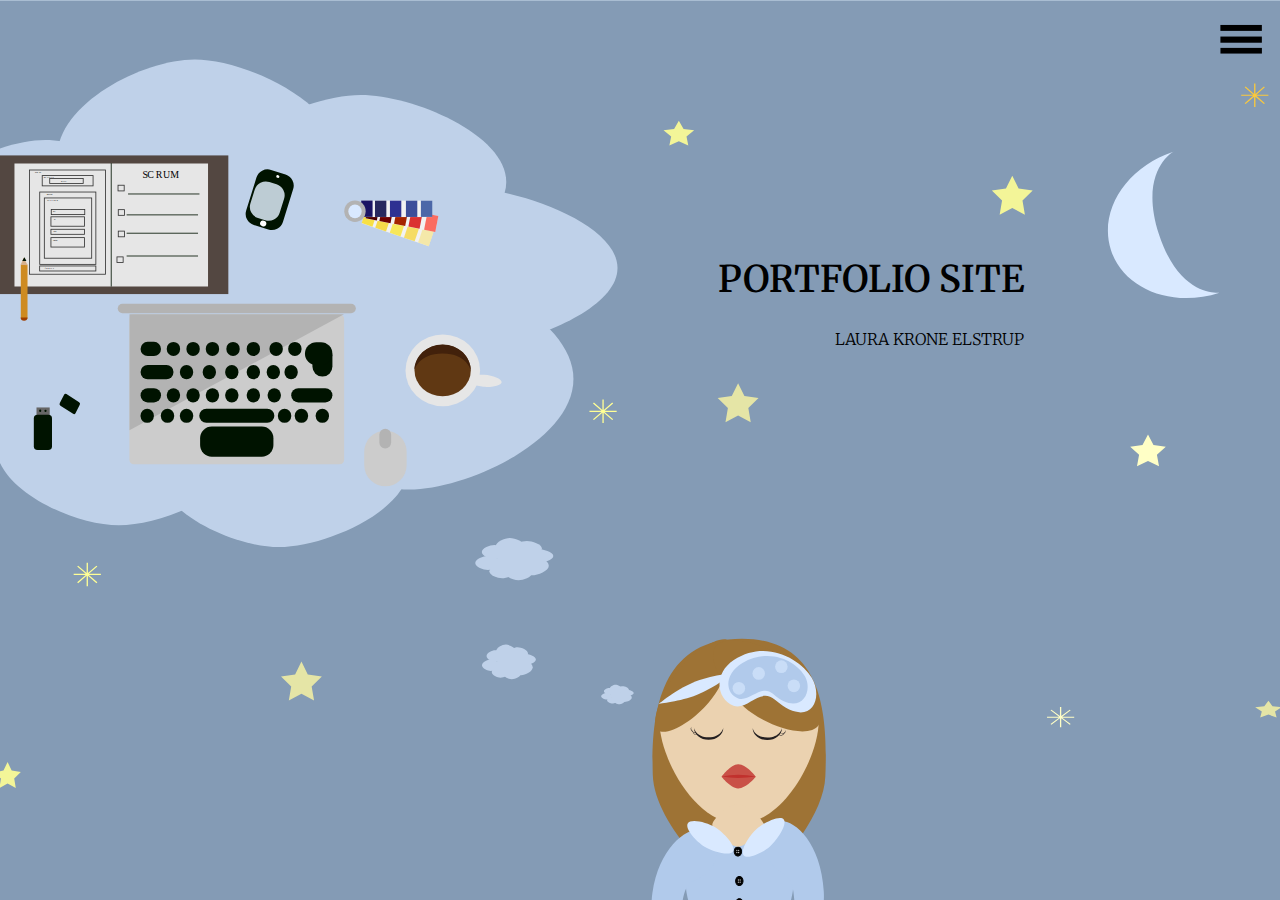
<file: index.html>
<!DOCTYPE html>
<html lang="da">
  <head>
    <meta charset="UTF-8" />
    <meta http-equiv="X-UA-Compatible" content="IE=edge" />
    <meta name="viewport" content="width=device-width, initial-scale=1.0" />
    <meta name="robots" content="noindex" />
    <link rel="stylesheet" href="mutual.css" />
    <link rel="stylesheet" href="index.css" />
    <link rel="preconnect" href="https://fonts.googleapis.com" />
    <link rel="preconnect" href="https://fonts.gstatic.com" crossorigin />
    <link
      href="https://fonts.googleapis.com/css2?family=Merriweather:wght@300;700&family=Road+Rage&display=swap"
      rel="stylesheet"
    />
    <link rel="icon" type="image/svg+xml" href="billeder/favikon.svg" />
    <!-- favikon -->
    <title>Portfolio eksamen</title>
  </head>
  <body>
    <header>
      <nav>
        <ul>
          <li><a href="index.html">FORSIDE</a></li>
          <li><a href="web.html">WEB</a></li>
          <li><a href="ux.html">UX</a></li>
          <li><a href="animation.html">ANIMATION</a></li>
          <li><a href="indhold.html">INDHOLD</a></li>
          <li><a href="ommig.html">OM MIG</a></li>
        </ul>
      </nav>

      <button class="toggle_knap p-2">
        <img class="knap kryds" src="./billeder/krydsmenu.svg" alt="kryds" />
        <img class="knap menu" src="./billeder/burgermenu.svg" alt="menu" />
      </button>
    </header>

    <section id="forside">
      <div class="w-100 h-100 p-6 s-p-3 s-text-align-center text-align-right">
        <h1>PORTFOLIO SITE</h1>
        <h4>LAURA KRONE ELSTRUP</h4>
      </div>
    </section>

    <script src="javascript.js"></script>
  </body>
</html>
</file>
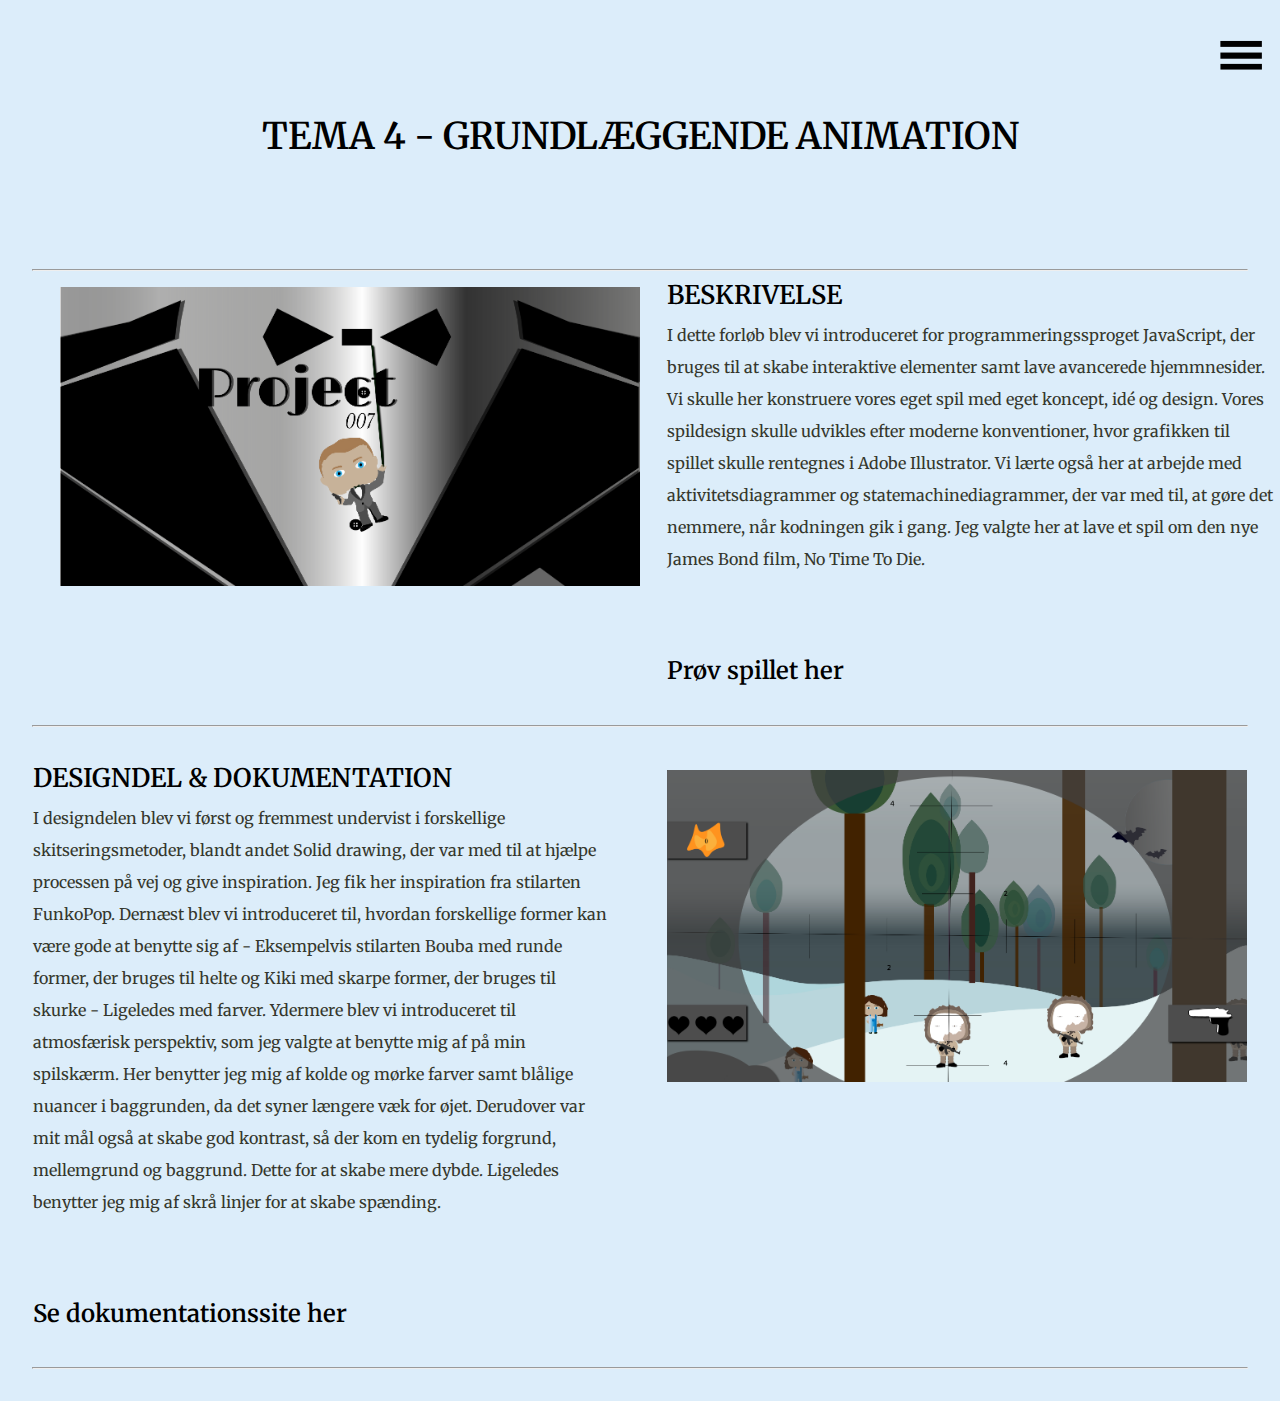
<file: animation.html>
<!DOCTYPE html>
<html lang="da">
  <head>
    <meta charset="UTF-8" />
    <meta http-equiv="X-UA-Compatible" content="IE=edge" />
    <meta name="viewport" content="width=device-width, initial-scale=1.0" />
    <meta name="robots" content="noindex" />
    <link rel="stylesheet" href="mutual.css" />
    <link rel="stylesheet" href="animation.css" />
    <link rel="icon" type="image/svg+xml" href="billeder/favikon.svg" />
    <link
      href="https://fonts.googleapis.com/css2?family=Merriweather:wght@300;700&family=Road+Rage&display=swap"
      rel="stylesheet"
    />

    <title>Portfolio eksamen</title>
  </head>

  <body>
    <header>
      <nav>
        <ul>
          <li><a href="index.html">FORSIDE</a></li>
          <li><a href="web.html">WEB</a></li>
          <li><a href="ux.html">UX</a></li>
          <li><a href="animation.html">ANIMATION</a></li>
          <li><a href="indhold.html">INDHOLD</a></li>
          <li><a href="ommig.html">OM MIG</a></li>
        </ul>
      </nav>
    </header>
    <button class="toggle_knap p-2">
      <img class="knap kryds" src="./billeder/krydsmenu.svg" alt="kryds" />
      <img class="knap menu" src="./billeder/burgermenu.svg" alt="menu" />
    </button>
    <main>
      <section class="section_1">
        <h1>TEMA 4 - GRUNDLÆGGENDE ANIMATION</h1>
      </section>
      <hr />
      <section class="d-grid grid-col-2 s-grid-col-1 mb-2">
        <div class="mr-1 s-mr-0">
          <img
            class="w-100 ml-1 s-ml-0"
            src="billeder/tema4billede.png"
            alt="tema4billede"
          />
        </div>
        <div class="w-100 ml-1 s-ml-0">
          <h2>BESKRIVELSE</h2>
          <p>
            I dette forløb blev vi introduceret for programmeringssproget
            JavaScript, der bruges til at skabe interaktive elementer samt lave
            avancerede hjemmnesider. Vi skulle her konstruere vores eget spil
            med eget koncept, idé og design. Vores spildesign skulle udvikles
            efter moderne konventioner, hvor grafikken til spillet skulle
            rentegnes i Adobe Illustrator. Vi lærte også her at arbejde med
            aktivitetsdiagrammer og statemachinediagrammer, der var med til, at
            gøre det nemmere, når kodningen gik i gang. Jeg valgte her at lave
            et spil om den nye James Bond film, No Time To Die.
            <br />
            <br />
          </p>
          <a
            href="http://www.laurakronee.dk/kea/04-animation/spil/spil.html"
            target="_blank"
            >Prøv spillet her</a
          >
        </div>
      </section>
      <hr />
      <section class="d-grid grid-col-2 s-grid-col-1 mb-2 mt-1">
        <div class="mr-1 s-mr-0">
          <h2>DESIGNDEL & DOKUMENTATION</h2>
          <p>
            I designdelen blev vi først og fremmest undervist i forskellige
            skitseringsmetoder, blandt andet Solid drawing, der var med til at
            hjælpe processen på vej og give inspiration. Jeg fik her inspiration
            fra stilarten FunkoPop. Dernæst blev vi introduceret til, hvordan
            forskellige former kan være gode at benytte sig af - Eksempelvis
            stilarten Bouba med runde former, der bruges til helte og Kiki med
            skarpe former, der bruges til skurke - Ligeledes med farver.
            Ydermere blev vi introduceret til atmosfærisk perspektiv, som jeg
            valgte at benytte mig af på min spilskærm. Her benytter jeg mig af
            kolde og mørke farver samt blålige nuancer i baggrunden, da det
            syner længere væk for øjet. Derudover var mit mål også at skabe god
            kontrast, så der kom en tydelig forgrund, mellemgrund og baggrund.
            Dette for at skabe mere dybde. Ligeledes benytter jeg mig af skrå
            linjer for at skabe spænding.
            <br />
            <br />
          </p>
          <a
            href="http://www.laurakronee.dk/kea/04-animation/spil/index.html"
            target="_blank"
            >Se dokumentationssite her</a
          >
        </div>
        <div class="ml-1 s-ml-0 s-gr-1">
          <img
            class="w-100"
            src="billeder/billedetiltema4nr2.png"
            alt="tema4billede"
          />
        </div>
      </section>
      <hr />
    </main>
    <script src="javascript.js"></script>
  </body>
</html>
</file>
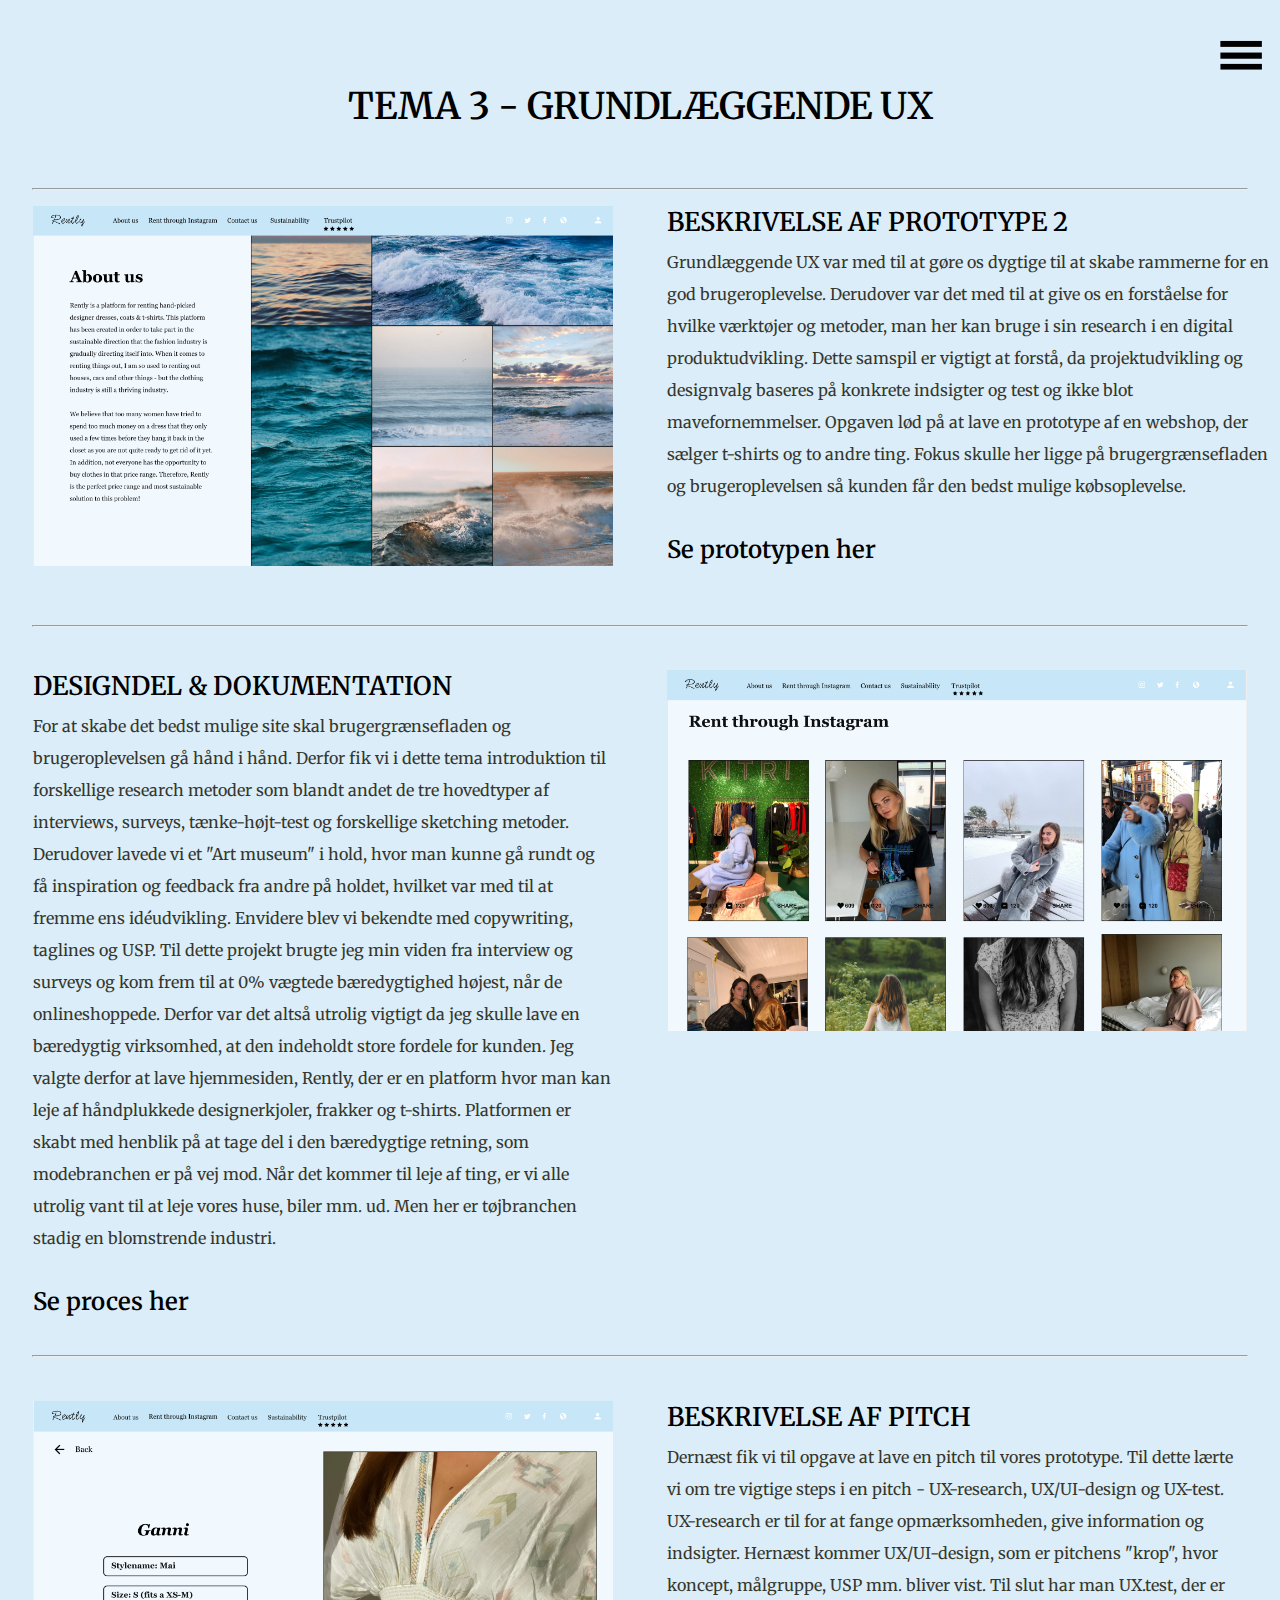
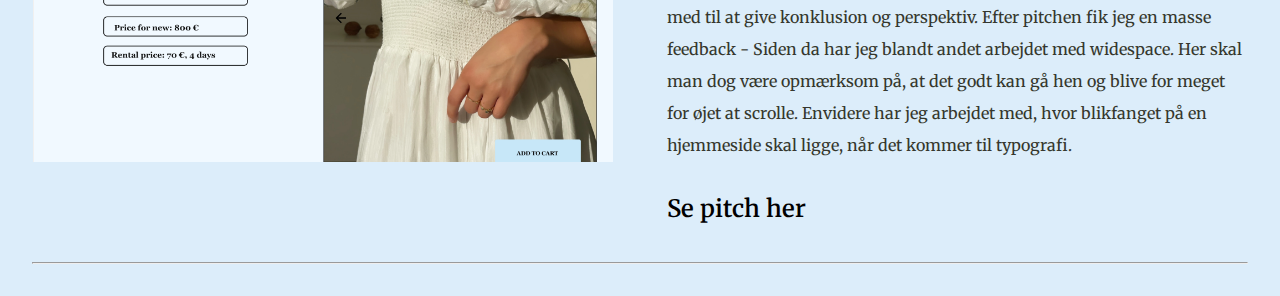
<file: ux.html>
<!DOCTYPE html>
<html lang="da">
  <head>
    <meta charset="UTF-8" />
    <meta http-equiv="X-UA-Compatible" content="IE=edge" />
    <meta name="viewport" content="width=device-width, initial-scale=1.0" />
    <meta name="robots" content="noindex" />
    <link rel="stylesheet" href="mutual.css" />
    <link rel="stylesheet" href="ux.css" />
    <link rel="icon" type="image/svg+xml" href="billeder/favikon.svg" />
    <link
      href="https://fonts.googleapis.com/css2?family=Merriweather:wght@300;700&family=Road+Rage&display=swap"
      rel="stylesheet"
    />
    <title>Portfolio eksamen</title>
  </head>
  <body>
    <header>
      <nav>
        <ul>
          <li><a href="index.html">FORSIDE</a></li>
          <li><a href="web.html">WEB</a></li>
          <li><a href="ux.html">UX</a></li>
          <li><a href="animation.html">ANIMATION</a></li>
          <li><a href="indhold.html">INDHOLD</a></li>
          <li><a href="ommig.html">OM MIG</a></li>
        </ul>
      </nav>

      <button class="toggle_knap p-2">
        <img class="knap kryds" src="./billeder/krydsmenu.svg" alt="kryds" />
        <img class="knap menu" src="./billeder/burgermenu.svg" alt="menu" />
      </button>
    </header>
    <main>
      <section class="section_1">
        <h1>TEMA 3 - GRUNDLÆGGENDE UX</h1>
      </section>
      <hr />
      <section class="d-grid grid-col-2 s-grid-col-1 mb-2">
        <div class="mr-1 s-mr-0">
          <img
            class="w-100"
            src="billeder/billedetiltema3.png"
            alt="billedetiltema3"
          />
        </div>
        <div class="w-100 ml-1 s-ml-0">
          <h2>BESKRIVELSE AF PROTOTYPE 2</h2>
          <p>
            Grundlæggende UX var med til at gøre os dygtige til at skabe
            rammerne for en god brugeroplevelse. Derudover var det med til at
            give os en forståelse for hvilke værktøjer og metoder, man her kan
            bruge i sin research i en digital produktudvikling. Dette samspil er
            vigtigt at forstå, da projektudvikling og designvalg baseres på
            konkrete indsigter og test og ikke blot mavefornemmelser. Opgaven
            lød på at lave en prototype af en webshop, der sælger t-shirts og to
            andre ting. Fokus skulle her ligge på brugergrænsefladen og
            brugeroplevelsen så kunden får den bedst mulige købsoplevelse.
            <br />
            <br />
          </p>
          <a
            href="https://xd.adobe.com/view/2377fc8d-bc8c-434a-8b88-9d1dc7de2fc8-7624/"
            target="_blank"
            >Se prototypen her</a
          >
        </div>
      </section>
      <hr />
      <section class="d-grid grid-col-2 s-grid-col-1 mb-2 mt-1">
        <div class="mr-1 s-mr-0">
          <h2>DESIGNDEL & DOKUMENTATION</h2>
          <p>
            For at skabe det bedst mulige site skal brugergrænsefladen og
            brugeroplevelsen gå hånd i hånd. Derfor fik vi i dette tema
            introduktion til forskellige research metoder som blandt andet de
            tre hovedtyper af interviews, surveys, tænke-højt-test og
            forskellige sketching metoder. Derudover lavede vi et "Art museum" i
            hold, hvor man kunne gå rundt og få inspiration og feedback fra
            andre på holdet, hvilket var med til at fremme ens idéudvikling.
            Envidere blev vi bekendte med copywriting, taglines og USP. Til
            dette projekt brugte jeg min viden fra interview og surveys og kom
            frem til at 0% vægtede bæredygtighed højest, når de onlineshoppede.
            Derfor var det altså utrolig vigtigt da jeg skulle lave en
            bæredygtig virksomhed, at den indeholdt store fordele for kunden.
            Jeg valgte derfor at lave hjemmesiden, Rently, der er en platform
            hvor man kan leje af håndplukkede designerkjoler, frakker og
            t-shirts. Platformen er skabt med henblik på at tage del i den
            bæredygtige retning, som modebranchen er på vej mod. Når det kommer
            til leje af ting, er vi alle utrolig vant til at leje vores huse,
            biler mm. ud. Men her er tøjbranchen stadig en blomstrende industri.
            <br />
            <br />
          </p>
          <a
            href="https://studkea-my.sharepoint.com/:w:/g/personal/laur6819_stud_kea_dk/Eexb_HejEH1Dlu99axyTRxEBmOke0evwpK-9PSNzHr4mkA?e=ca4gGj"
            target="_blank"
            >Se proces her</a
          >
        </div>
        <div class="ml-1 s-ml-0 s-gr-1">
          <img
            class="w-100"
            src="billeder/billedetiltema3nr2.png"
            alt="billedetiltema3nr2"
          />
        </div>
      </section>
      <hr />
      <section class="d-grid grid-col-2 s-grid-col-1 mb-2 mt-1">
        <div class="mr-1 s-mr-0 s-gr-1">
          <img
            class="w-100"
            src="billeder/billedetiltema3nr3.png"
            alt="img_2"
          />
        </div>
        <div class="ml-1 s-ml-0">
          <h2>BESKRIVELSE AF PITCH</h2>
          <p>
            Dernæst fik vi til opgave at lave en pitch til vores prototype. Til
            dette lærte vi om tre vigtige steps i en pitch - UX-research,
            UX/UI-design og UX-test.
          </p>
          <p>
            UX-research er til for at fange opmærksomheden, give information og
            indsigter. Hernæst kommer UX/UI-design, som er pitchens "krop", hvor
            koncept, målgruppe, USP mm. bliver vist. Til slut har man UX.test,
            der er med til at give konklusion og perspektiv. Efter pitchen fik
            jeg en masse feedback - Siden da har jeg blandt andet arbejdet med
            widespace. Her skal man dog være opmærksom på, at det godt kan gå
            hen og blive for meget for øjet at scrolle. Envidere har jeg
            arbejdet med, hvor blikfanget på en hjemmeside skal ligge, når det
            kommer til typografi.
            <br />
            <br />
          </p>
          <a
            href="https://studkea-my.sharepoint.com/:p:/g/personal/laur6819_stud_kea_dk/EVLMLIQ6d69ChOA8tso0AvsBcE0F6ByKScxn4UORruIUQQ?e=dqcg5L"
            target="_blank"
            >Se pitch her</a
          >
        </div>
      </section>
      <hr />
    </main>

    <script src="javascript.js"></script>
  </body>
</html>
</file>
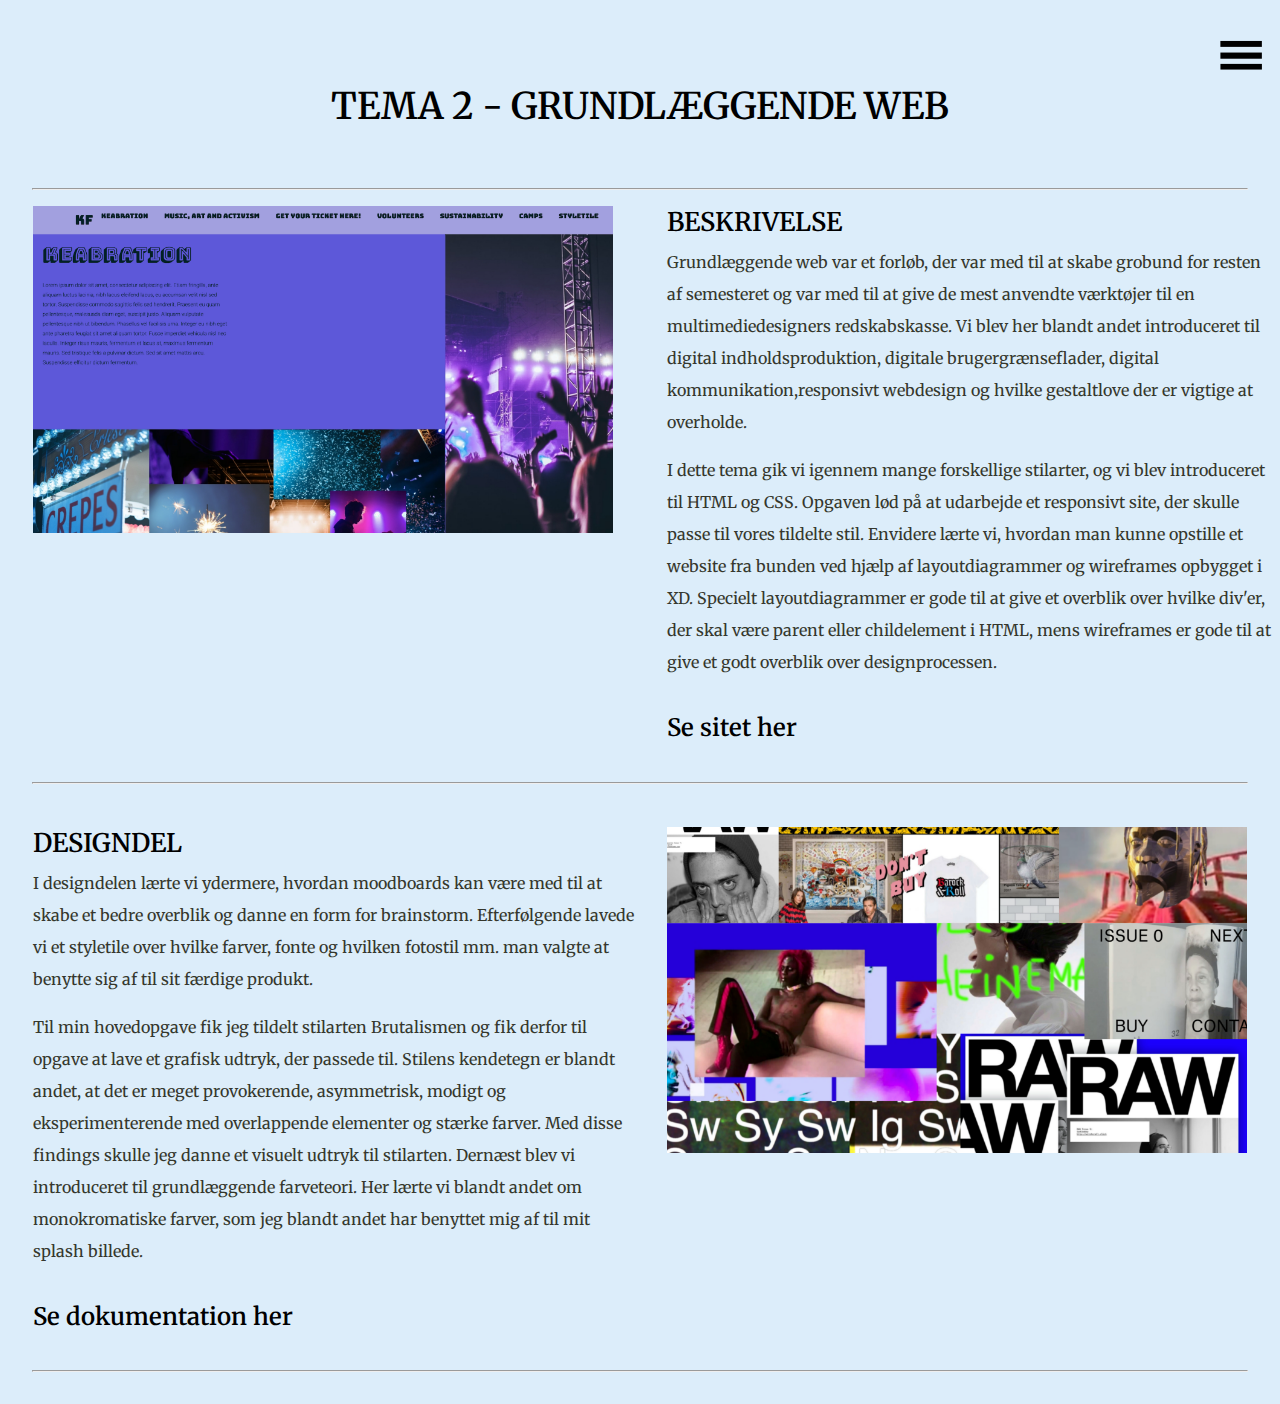
<file: web.html>
<!DOCTYPE html>
<html lang="da">
  <head>
    <meta charset="UTF-8" />
    <meta http-equiv="X-UA-Compatible" content="IE=edge" />
    <meta name="viewport" content="width=device-width, initial-scale=1.0" />
    <meta name="robots" content="noindex" />
    <link rel="stylesheet" href="mutual.css" />
    <link rel="stylesheet" href="web.css" />
    <link
      href="https://fonts.googleapis.com/css2?family=Merriweather:wght@300;700&family=Road+Rage&display=swap"
      rel="stylesheet"
    />
    <link rel="icon" type="image/svg+xml" href="billeder/favikon.svg" />

    <title>Portfolio eksamen</title>
  </head>
  <body>
    <header>
      <nav>
        <ul>
          <li><a href="index.html">FORSIDE</a></li>
          <li><a href="web.html">WEB</a></li>
          <li><a href="ux.html">UX</a></li>
          <li><a href="animation.html">ANIMATION</a></li>
          <li><a href="indhold.html">INDHOLD</a></li>
          <li><a href="ommig.html">OM MIG</a></li>
        </ul>
      </nav>

      <button class="toggle_knap p-2">
        <img class="knap kryds" src="./billeder/krydsmenu.svg" alt="kryds" />
        <img class="knap menu" src="./billeder/burgermenu.svg" alt="menu" />
      </button>
    </header>
    <main>
      <section class="section_1">
        <h1>TEMA 2 - GRUNDLÆGGENDE WEB</h1>
      </section>
      <hr />
      <section class="d-grid grid-col-2 s-grid-col-1 mb-2">
        <div class="mr-1 s-mr-0">
          <img
            class="w-100"
            src="billeder/tem2billede.png"
            alt="tema2billede"
          />
        </div>
        <div class="w-100 ml-1 s-ml-0">
          <h2>BESKRIVELSE</h2>
          <p>
            Grundlæggende web var et forløb, der var med til at skabe grobund
            for resten af semesteret og var med til at give de mest anvendte
            værktøjer til en multimediedesigners redskabskasse. Vi blev her
            blandt andet introduceret til digital indholdsproduktion, digitale
            brugergrænseflader, digital kommunikation,responsivt webdesign og
            hvilke gestaltlove der er vigtige at overholde.
          </p>
          <p>
            I dette tema gik vi igennem mange forskellige stilarter, og vi blev
            introduceret til HTML og CSS. Opgaven lød på at udarbejde et
            responsivt site, der skulle passe til vores tildelte stil. Envidere
            lærte vi, hvordan man kunne opstille et website fra bunden ved hjælp
            af layoutdiagrammer og wireframes opbygget i XD. Specielt
            layoutdiagrammer er gode til at give et overblik over hvilke div'er,
            der skal være parent eller childelement i HTML, mens wireframes er
            gode til at give et godt overblik over designprocessen.
          </p>
          <br />
          <a
            href="https://laurakronee.dk/kea/02_web/04_responsive/responsive_v2/?id=1"
            target="_blank"
            >Se sitet her</a
          >
        </div>
      </section>
      <hr />
      <section class="d-grid grid-col-2 s-grid-col-1 mb-2 mt-1">
        <div class="w-100">
          <h2>DESIGNDEL</h2>
          <p>
            I designdelen lærte vi ydermere, hvordan moodboards kan være med til
            at skabe et bedre overblik og danne en form for brainstorm.
            Efterfølgende lavede vi et styletile over hvilke farver, fonte og
            hvilken fotostil mm. man valgte at benytte sig af til sit færdige
            produkt.
          </p>
          <p>
            Til min hovedopgave fik jeg tildelt stilarten Brutalismen og fik
            derfor til opgave at lave et grafisk udtryk, der passede til.
            Stilens kendetegn er blandt andet, at det er meget provokerende,
            asymmetrisk, modigt og eksperimenterende med overlappende elementer
            og stærke farver. Med disse findings skulle jeg danne et visuelt
            udtryk til stilarten. Dernæst blev vi introduceret til grundlæggende
            farveteori. Her lærte vi blandt andet om monokromatiske farver, som
            jeg blandt andet har benyttet mig af til mit splash billede.
          </p>
          <br />

          <a
            href="https://studkea-my.sharepoint.com/:w:/g/personal/laur6819_stud_kea_dk/EUaZFgeeM9pGj2PI_tJIJ4QBtwz8KTG1_ncki94tz41bRg?e=ZVz7Kw"
            target="_blank"
            >Se dokumentation her</a
          >
        </div>
        <div class="ml-1 s-ml-0 s-gr-1">
          <img
            class="w-100"
            src="billeder/brutalismebilledetiltema2.png"
            alt="tema2billede"
          />
        </div>
      </section>
      <hr />
    </main>
    <script src="javascript.js"></script>
  </body>
</html>
</file>
<file: mutual.css>
/* root betyder at det er regeler, der gælder for hele siden - altså variabler */
:root {
  --spacing-1: 1.7rem;
  --spacing-2: 2rem;

  --light-blue: #dcedfa;
  --sand: #ebd2b0;

  --primary-color: var(--light-blue);
  --secondary-color: var(--sand);

  --background-color: var(--light-blue);
}
@font-face {
  font-family: "merrieweather";
  src: url(Merriweather\Road_Rage/merrieweather);
}
* {
  box-sizing: border-box;
  margin: 0;
}
main {
  display: grid;
  grid-template-columns: 1fr minmax(0, 1400px) 1fr;
}
main section {
  grid-column: 2/3;
}
body {
  display: flex;
  /*gør at de altid vil ligge sig i kolonner*/
  flex-direction: column;
  /*her siger jeg den skal fylde hele viewport height*/
  min-height: 100vh;

  background-color: var(--background-color);
}
hr {
  color: rgb(24, 23, 23);
  grid-column: 1/6;
}

/* klasse der bruges når bredde skal være 100% */
.w-100 {
  width: 100%;
}
/* klasse der bruges når højde er 100% */
.h-100 {
  width: 100%;
}

/*BURGERMENU CSS*/

.toggle_knap {
  /*fjerner hvordan en default knap ser ud*/
  border: none;
  background: transparent;
  position: fixed;
  top: 0;
  right: 0;
  width: 5rem;
}
/*denne regel er lavet så hvis man i fremtiden vil lave flere buttons at de ikke alle har den samme regel (padding 2)*/
.p-2 {
  padding: 0.6rem;
}
/* Jeg har her lavet en masse klasser, der passer til at kunne sætte på de forskellige sectioner*/
/* denne er til forside skrift padding - 6 er et random tal*/
.p-6 {
  padding: 16rem;
  /* margin-top: 4rem; */
}

.text-align-right {
  text-align: right;
}
/* display grid */
.d-grid {
  display: grid;
}
/* margin left */
.ml-1 {
  margin-left: var(--spacing-1);
}
/* margin right */
.mr-1 {
  margin-right: var(--spacing-1);
}
/* margin top */
.mt-1 {
  margin-top: var(--spacing-1);
}
/* margin bottom */
.mb-2 {
  margin-bottom: 0.4rem;
}

.grid-col-2 {
  grid-template-columns: 1fr 1fr;
}
/* s=small  */
@media (max-width: 769px) {
  .s-text-align-center {
    text-align: center;
  }

  .s-p-3 {
    padding: 4.8rem;
  }

  .s-mr-0 {
    margin-right: 0;
  }

  .s-ml-0 {
    margin-left: 0;
  }

  .s-gr-1 {
    grid-row: 1;
  }

  .s-grid-col-1 {
    grid-template-columns: 1fr;
  }
}

nav {
  background-color: #b0d4eb;

  /*placering*/
  /*translate sørger for at nav'en hele tiden er der, men bare rykker sig ind og ud af viewport*/
  transform: translateX(100%);
  transition: 0.5s;
  position: fixed; /*låser*/
  top: 0;
  right: 0;
  width: 100%;
  height: 100%;

  /*tekstens placering*/
  display: flex;
  flex-flow: column;
  align-items: center;
  justify-content: center;
}
a {
  /* gør at stregen under overskrifterne forsvinder */
  text-decoration: none;
  color: black;
  font-family: "Merriweather", serif;
  font-weight: 600;
  font-style: normal;
  font-size: 1.5rem;
}
/* ændrer så når man hover over menuen skifter farven til orange*/
a:hover {
  color: rgb(181, 37, 4);
}

/*Når nav har class 'shown' skal den translate*/
nav.shown {
  transform: translateX(0);
}

nav ul {
  display: flex;
  flex-flow: column;
  list-style: none;
  gap: 5rem;
}

/*Gør at menuen ikke fylder hele siden i web version kun i mobil*/

@media (min-width: 900px) {
  nav {
    width: 25%;
    justify-content: start;
    opacity: 95%;
  }

  nav ul {
    margin-top: 150px; /*eller hvad der passer*/
  }
}

.kryds {
  display: none;
}
.toggle_knap.open .menu {
  display: none;
}

.menu {
  display: block;
}
.toggle_knap.open .kryds {
  display: block;
}
/* typografi og størrelse på skrift */
h1 {
  font-family: "Merriweather", serif;
  font-weight: 600;
  font-size: 2.3rem;
  font-style: normal;
  margin-bottom: 1.7rem;
}
h2 {
  font-family: "Merriweather", serif;
  font-size: 1.6rem;
  font-weight: 600;
  margin-top: 0;
  color: black;
  margin-bottom: 0.5rem;
}

p {
  font-family: "Merriweather", serif;
  /* max-width: 60ch; */
  font-weight: 400;
  font-style: normal;
  font-size: 1rem;
  line-height: 2rem;
  color: #35372d;
}
h4 {
  font-family: "Merriweather", serif;

  font-weight: 300;

  font-style: normal;
}
</file>
<file: index.css>
/*må gerne flex til den fulde højde*/
#forside {
  flex: 1;
  background: url("billeder/forside.svg");
  background-position: center;
  background-repeat: no-repeat;
  background-size: cover;
}
</file>
<file: animation.css>
body {
  padding: 2rem;
}
/*overskift*/
h1 {
  margin-top: 3.2rem;
  text-align: center;
}

/*introduktion layout*/
.section_1 {
  display: grid;
  grid-template-columns: 1fr minmax(auto, 600px) 1fr;
  margin-bottom: 30px;
  margin-top: 30px;
}

hr {
  grid-column: 1/6;
  margin-top: 2rem;
}

/*sat i grid, og placeres derfor i midten*/
.section_1 h1 {
  grid-column: 1/4;
  margin-bottom: 3rem;
}
.section_1 p {
  grid-column: 1/3;
}

img {
  margin-bottom: 1rem;
  margin-top: 1rem;
  object-fit: cover;
}

/*grid responsivt*/
@media (min-width: 320px) {
  body {
    padding: 2rem;
  }
  /*overskift*/
  h1 {
    margin-top: 3.2rem;
    text-align: center;
  }

  /*introduktion layout*/

  hr {
    grid-column: 1/6;
  }

  .img_1 {
    width: 550px;
    object-fit: cover;
  }
  .text_1 {
    margin-left: 1.5rem;
  }
}

@media (min-width: 481px) {
  body {
    padding: 2rem;
  }
  /*overskift*/
  h1 {
    margin-top: 3.2rem;
    text-align: center;
  }

  hr {
    grid-column: 1/6;
  }
}
@media (min-width: 769px) {
  /*først i web skal vi bruge grid*/
  /* .section_grid {
    display: grid;
    grid-template-columns: repeat(auto-fit, minmax(300px, 1fr));
    gap: 15px;
    margin-bottom: 20px;
  } */

  /*mellemrum mellem billeder+tekst i mobil*/
  h2 {
    margin-top: 0.5rem;
  }

  p {
    margin-bottom: 3rem;
  }
}
</file>
<file: ux.css>
body {
  padding: 2rem;
}
/* MOBILVERSION */
/*overskift*/
h1 {
  margin-top: 3.2rem;
  text-align: center;
}

hr {
  grid-column: 1/6;
  margin-top: 2rem;
}

img {
  margin-bottom: 1rem;
  margin-top: 1rem;
}

/*grid responsivt*/
@media (min-width: 320px) {
  /*overskift*/
  h1 {
    margin-top: 3.2rem;
    text-align: center;
  }

  /*introduktion layout*/

  hr {
    grid-column: 1/6;
  }
}

@media (min-width: 481px) {
  /*overskift*/
  h1 {
    margin-top: 3.2rem;
    text-align: center;
  }

  hr {
    grid-column: 1/6;
  }
}
@media (min-width: 769px) {
  /*mellemrum mellem billeder+tekst i mobil*/
  h2 {
    margin-top: 0.5rem;
  }
}
@media (min-width: 1025px) {
  /*mellemrum mellem billeder+tekst i mobil*/
  h2 {
    margin-top: 1rem;
  }
}
</file>
<file: web.css>
body {
  padding: 2rem;
}
/*overskift*/
h1 {
  margin-top: 3.2rem;
  text-align: center;
}

hr {
  grid-column: 1/6;
  margin-top: 2rem;
}

img {
  margin-bottom: 1rem;
  margin-top: 1rem;
}

/*grid responsivt*/
@media (min-width: 320px) {
  hr {
    grid-column: 1/6;
  }
}

@media (min-width: 481px) {
  hr {
    grid-column: 1/6;
  }
}

@media (min-width: 1025px) {
  h2 {
    margin-top: 1rem;
  }
  p {
    margin-bottom: 1rem;
  }
}
</file>
